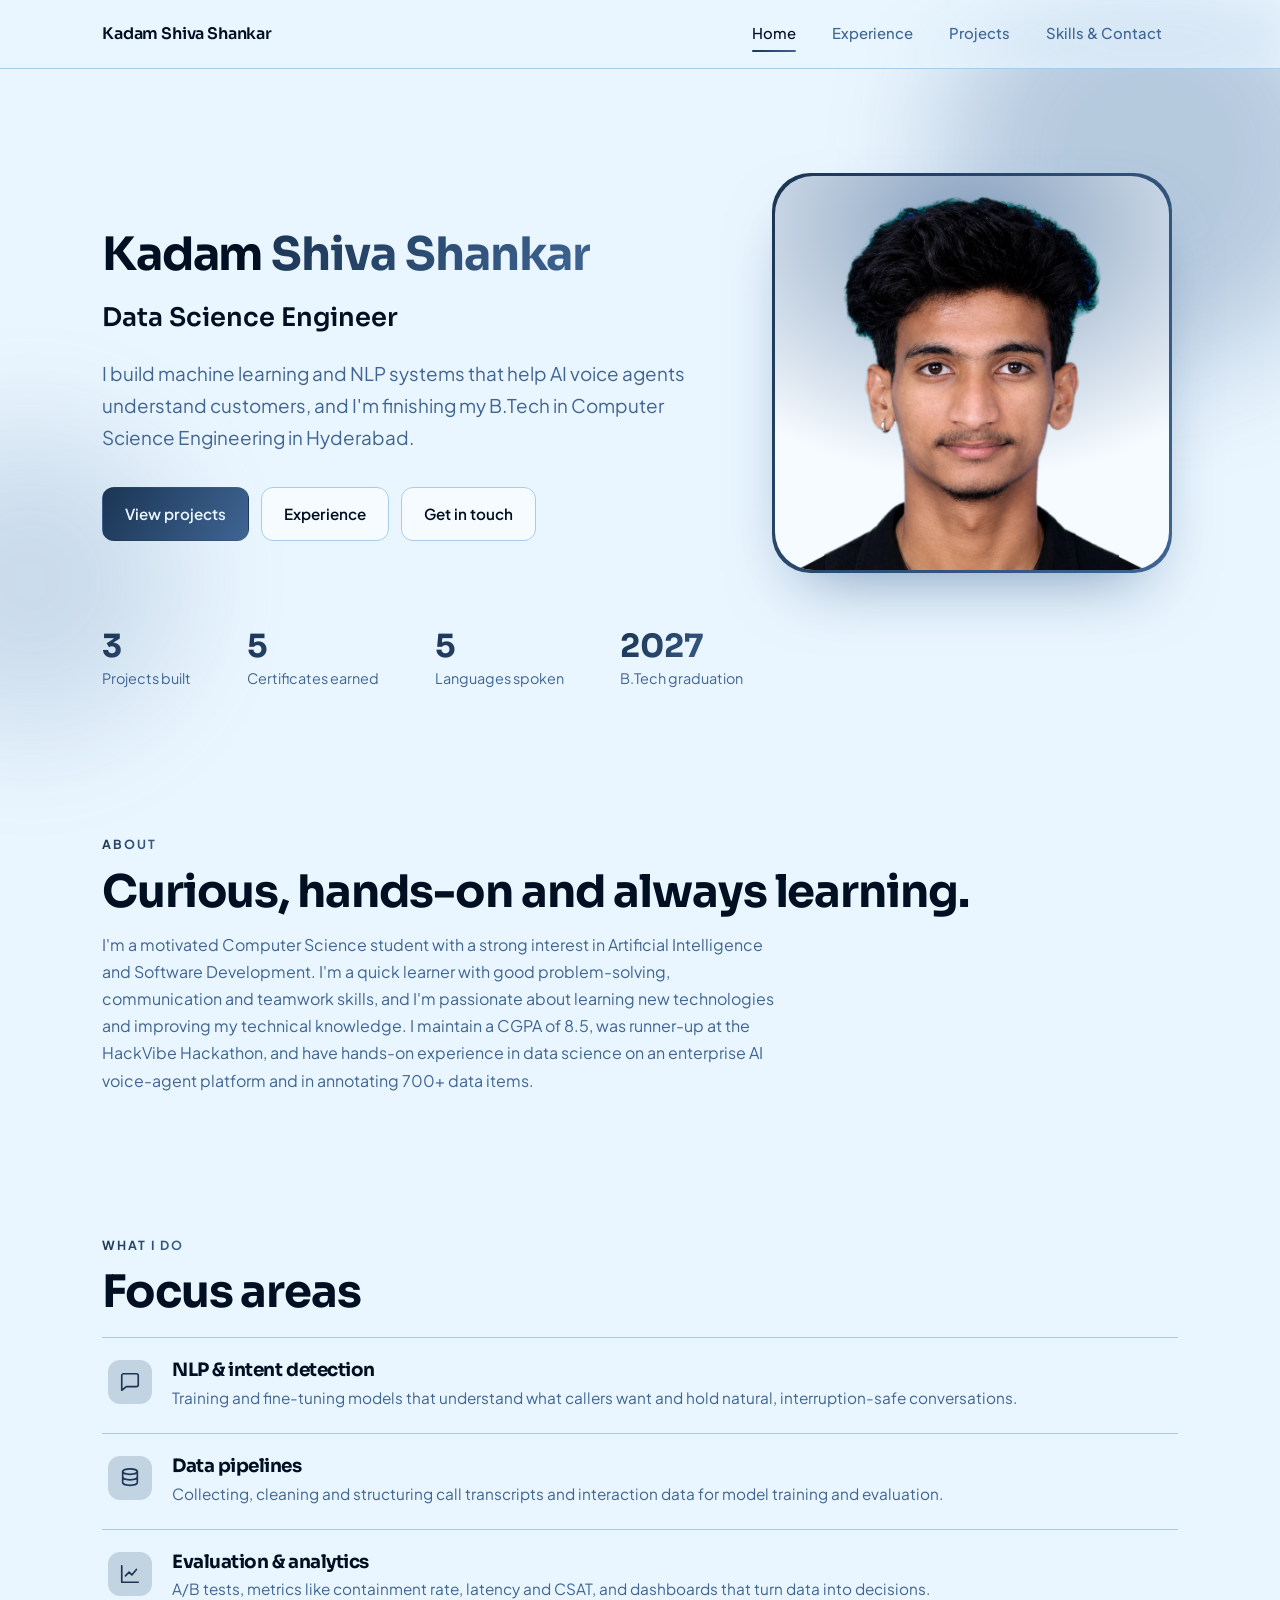
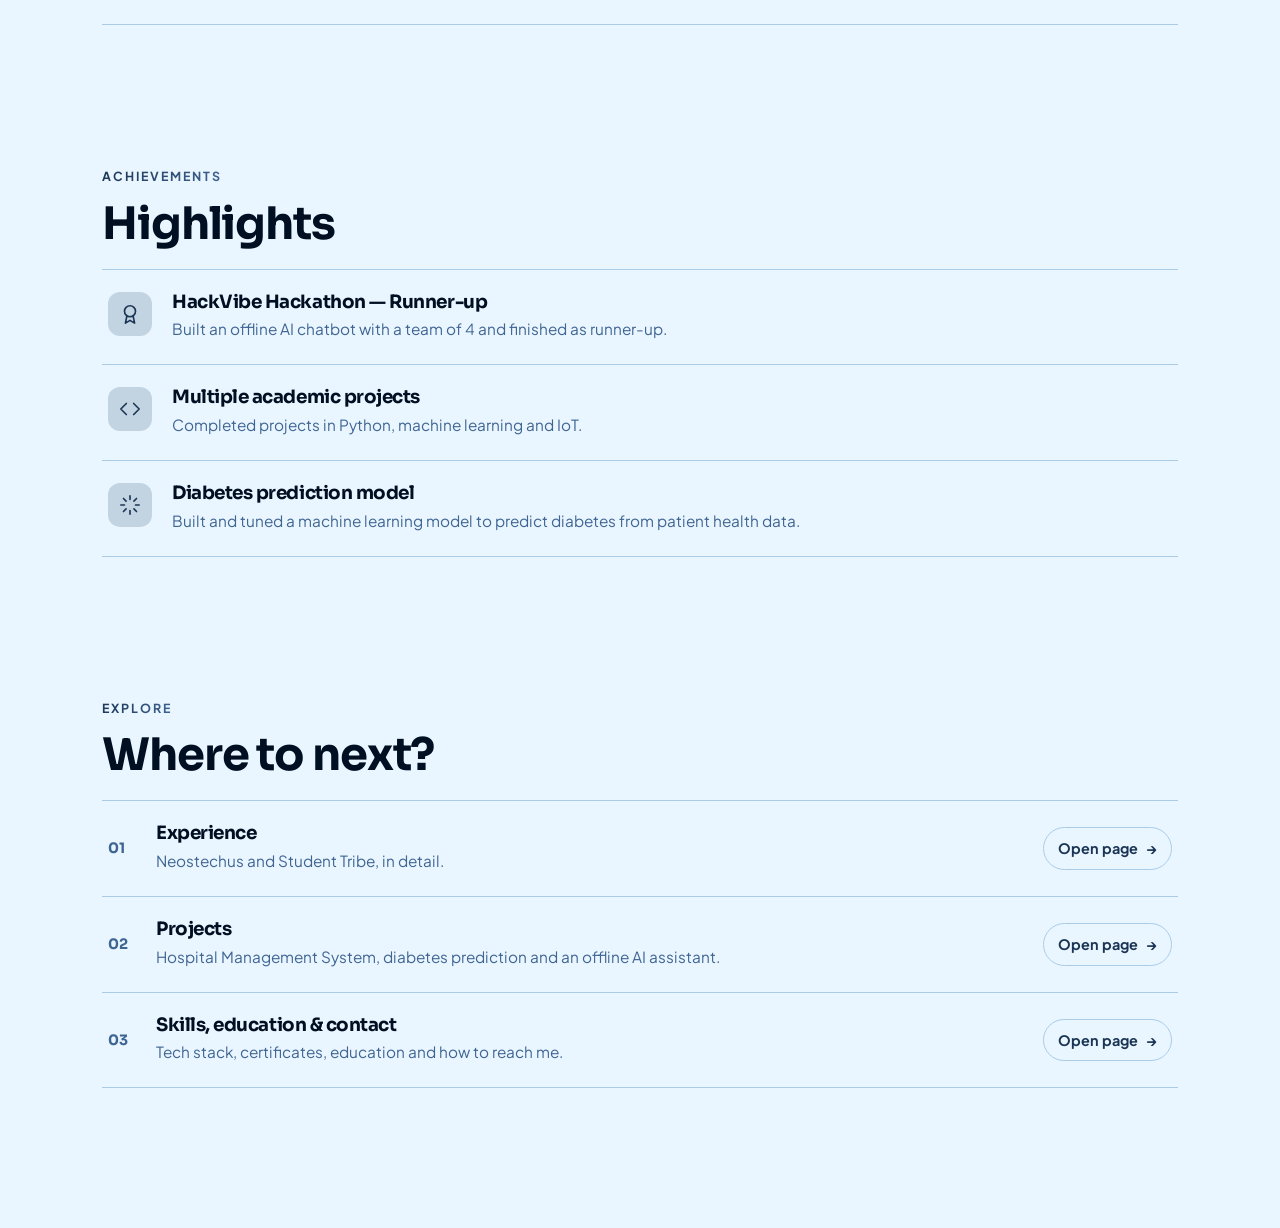
<file: index.html>
<!doctype html>
<html lang="en">
<head>
<meta charset="utf-8">
<meta name="viewport" content="width=device-width, initial-scale=1">
<title>Kadam Shiva Shankar — Data Science Engineer</title>
<meta name="description" content="Kadam Shiva Shankar is a Data Science Engineer and Computer Science student in Hyderabad, working on machine learning, NLP and AI voice agents.">
<meta property="og:title" content="Kadam Shiva Shankar — Data Science Engineer">
<meta property="og:description" content="Machine learning, NLP and AI voice agents. Based in Hyderabad, India.">
<meta property="og:type" content="website">
<link rel="preconnect" href="https://fonts.googleapis.com">
<link rel="preconnect" href="https://fonts.gstatic.com" crossorigin>
<link href="https://fonts.googleapis.com/css2?family=Plus+Jakarta+Sans:wght@400;500;600&family=Sora:wght@500;600;700&display=swap" rel="stylesheet">
<link rel="canonical" href="https://shivakadam22.com/">
<link rel="stylesheet" href="/styles.css">
</head>
<body>
<header class="nav"><div class="wrap">
  <a class="logo" href="/"><span class="full">Kadam Shiva Shankar</span></a>
  <button class="burger" aria-label="Menu" aria-expanded="false">Menu</button>
  <nav class="links">
    <a class="active" href="/">Home</a>
    <a href="/experience">Experience</a>
    <a href="/projects">Projects</a>
    <a href="/skills">Skills &amp; Contact</a>
  </nav>
</div></header>

<main>
<section class="hero">
  <div class="orb o1"></div><div class="orb o2"></div>
  <div class="wrap">
    <div class="hero-grid">
      <div class="hero-text">
    <h1>Kadam <span class="grad">Shiva Shankar</span></h1>
    <p class="role-line"><b data-roles="Data Science Engineer|Machine Learning Enthusiast|NLP &amp; AI Voice Agents|Computer Science Engineering Student">Data Science Engineer</b></p>
    <p class="lede">I build machine learning and NLP systems that help AI voice agents understand customers, and I'm finishing my B.Tech in Computer Science Engineering in Hyderabad.</p>
    <div class="cta">
      <a class="btn primary" href="/projects">View projects</a>
      <a class="btn" href="/experience">Experience</a>
      <a class="btn" href="/skills#contact">Get in touch</a>
    </div>
      </div>
      <div class="hero-photo">
        <button class="frame" type="button" aria-pressed="false" aria-label="Change photo shape" title="Click to change the shape">
          <img src="/shiva-photo.webp" width="900" height="900" alt="Portrait of Kadam Shiva Shankar" fetchpriority="high">
        </button>
      </div>
    </div>
    <div class="stats">
      <div class="stat reveal"><b data-count="3">0</b><span>Projects built</span></div>
      <div class="stat reveal d1"><b data-count="5">0</b><span>Certificates earned</span></div>
      <div class="stat reveal d2"><b data-count="5">0</b><span>Languages spoken</span></div>
      <div class="stat reveal d3"><b data-count="2027">0</b><span>B.Tech graduation</span></div>
    </div>
  </div>
</section>

<section><div class="wrap">
  <span class="eyebrow">About</span>
  <h2>Curious, hands-on and always learning.</h2>
  <p class="sub">I'm a motivated Computer Science student with a strong interest in Artificial Intelligence and Software Development. I'm a quick learner with good problem-solving, communication and teamwork skills, and I'm passionate about learning new technologies and improving my technical knowledge. I maintain a CGPA of 8.5, was runner-up at the HackVibe Hackathon, and have hands-on experience in data science on an enterprise AI voice-agent platform and in annotating 700+ data items.</p>
</div></section>

<section><div class="wrap">
  <span class="eyebrow">What I do</span>
  <h2>Focus areas</h2>
  <div class="lines">
    <div class="line reveal">
      <span class="ico"><svg viewBox="0 0 24 24" fill="none" stroke="currentColor" stroke-width="1.8" stroke-linecap="round" stroke-linejoin="round"><path d="M21 15a2 2 0 0 1-2 2H8l-5 4V5a2 2 0 0 1 2-2h14a2 2 0 0 1 2 2z"/></svg></span><div class="txt"><h3>NLP &amp; intent detection</h3><p>Training and fine-tuning models that understand what callers want and hold natural, interruption-safe conversations.</p></div></div>
    <div class="line reveal d1">
      <span class="ico"><svg viewBox="0 0 24 24" fill="none" stroke="currentColor" stroke-width="1.8" stroke-linecap="round" stroke-linejoin="round"><ellipse cx="12" cy="5" rx="8" ry="3"/><path d="M4 5v6c0 1.7 3.6 3 8 3s8-1.3 8-3V5M4 11v6c0 1.7 3.6 3 8 3s8-1.3 8-3v-6"/></svg></span><div class="txt"><h3>Data pipelines</h3><p>Collecting, cleaning and structuring call transcripts and interaction data for model training and evaluation.</p></div></div>
    <div class="line reveal d2">
      <span class="ico"><svg viewBox="0 0 24 24" fill="none" stroke="currentColor" stroke-width="1.8" stroke-linecap="round" stroke-linejoin="round"><path d="M3 3v18h18"/><path d="M7 14l4-4 3 3 5-6"/></svg></span><div class="txt"><h3>Evaluation &amp; analytics</h3><p>A/B tests, metrics like containment rate, latency and CSAT, and dashboards that turn data into decisions.</p></div></div>
  </div>
</div></section>

<section><div class="wrap">
  <span class="eyebrow">Achievements</span>
  <h2>Highlights</h2>
  <div class="lines">
    <div class="line reveal"><span class="ico"><svg viewBox="0 0 24 24" fill="none" stroke="currentColor" stroke-width="1.8" stroke-linecap="round" stroke-linejoin="round"><circle cx="12" cy="9" r="6"/><path d="M8.5 14.5L7 22l5-3 5 3-1.5-7.5"/></svg></span><div class="txt"><h3>HackVibe Hackathon — Runner-up</h3><p>Built an offline AI chatbot with a team of 4 and finished as runner-up.</p></div></div>
    <div class="line reveal d1"><span class="ico"><svg viewBox="0 0 24 24" fill="none" stroke="currentColor" stroke-width="1.8" stroke-linecap="round" stroke-linejoin="round"><path d="M16 18l6-6-6-6M8 6l-6 6 6 6"/></svg></span><div class="txt"><h3>Multiple academic projects</h3><p>Completed projects in Python, machine learning and IoT.</p></div></div>
    <div class="line reveal d2"><span class="ico"><svg viewBox="0 0 24 24" fill="none" stroke="currentColor" stroke-width="1.8" stroke-linecap="round" stroke-linejoin="round"><path d="M12 2v4M12 18v4M4.9 4.9l2.8 2.8M16.3 16.3l2.8 2.8M2 12h4M18 12h4M4.9 19.1l2.8-2.8M16.3 7.7l2.8-2.8"/></svg></span><div class="txt"><h3>Diabetes prediction model</h3><p>Built and tuned a machine learning model to predict diabetes from patient health data.</p></div></div>
  </div>
</div></section>

<section><div class="wrap">
  <span class="eyebrow">Explore</span>
  <h2>Where to next?</h2>
  <div class="lines go">
    <a class="line" href="/experience"><span class="num">01</span><span class="txt"><h3>Experience</h3><p>Neostechus and Student Tribe, in detail.</p></span><span class="open">Open page <i>→</i></span></a>
    <a class="line" href="/projects"><span class="num">02</span><span class="txt"><h3>Projects</h3><p>Hospital Management System, diabetes prediction and an offline AI assistant.</p></span><span class="open">Open page <i>→</i></span></a>
    <a class="line" href="/skills"><span class="num">03</span><span class="txt"><h3>Skills, education &amp; contact</h3><p>Tech stack, certificates, education and how to reach me.</p></span><span class="open">Open page <i>→</i></span></a>
  </div>
</div></section>
</main>

<script src="/script.js"></script>
</body>
</html>
</file>
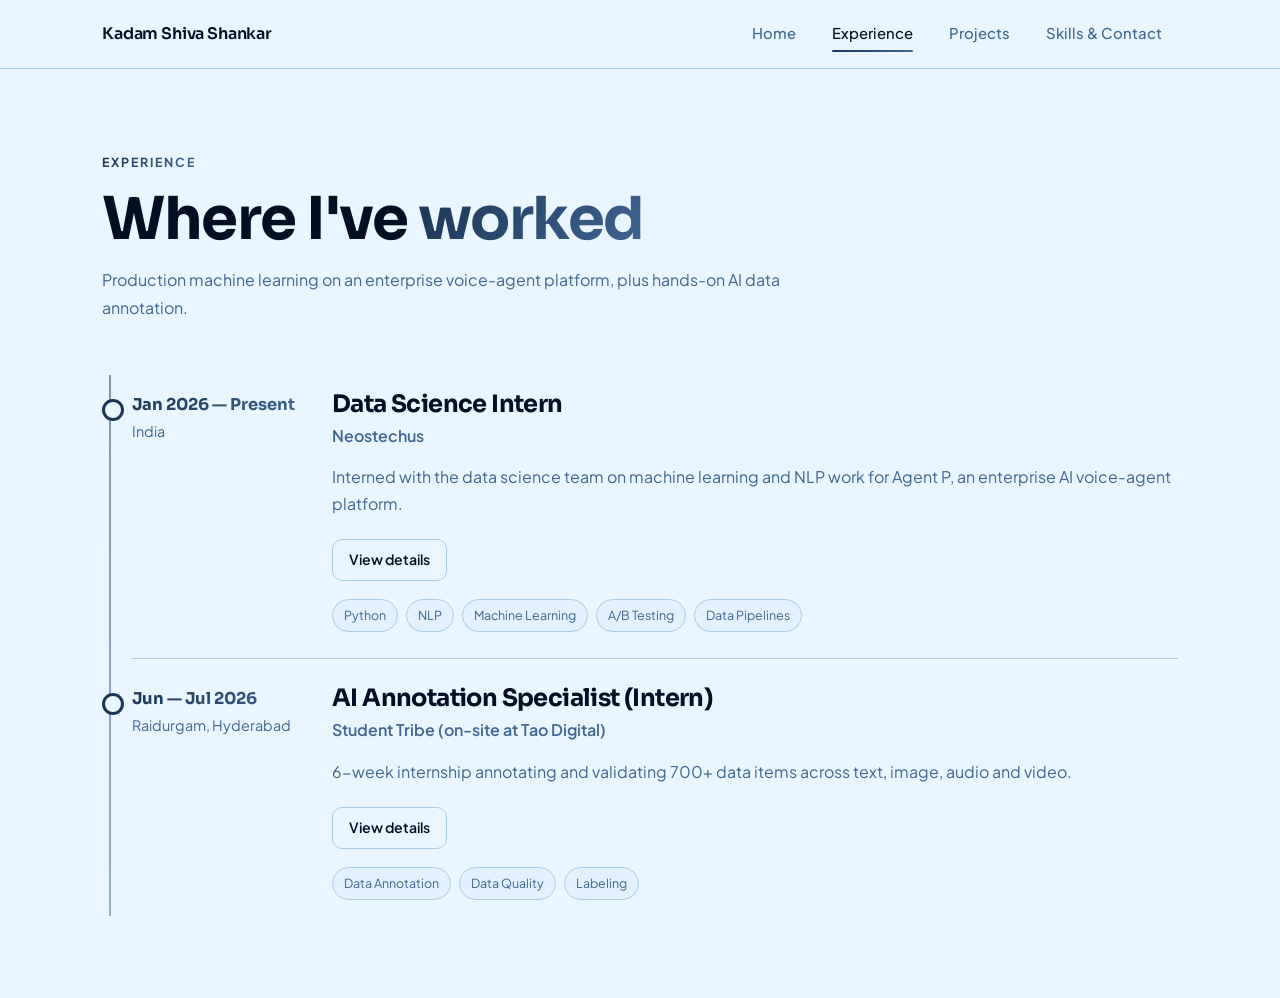
<file: experience.html>
<!doctype html>
<html lang="en">
<head>
<meta charset="utf-8">
<meta name="viewport" content="width=device-width, initial-scale=1">
<title>Experience — Kadam Shiva Shankar</title>
<meta name="description" content="Experience of Kadam Shiva Shankar: Data Science Engineer at Neostechus and AI Annotation Specialist at Student Tribe.">
<link rel="preconnect" href="https://fonts.googleapis.com">
<link rel="preconnect" href="https://fonts.gstatic.com" crossorigin>
<link href="https://fonts.googleapis.com/css2?family=Plus+Jakarta+Sans:wght@400;500;600&family=Sora:wght@500;600;700&display=swap" rel="stylesheet">
<link rel="canonical" href="https://shivakadam22.com/experience">
<link rel="stylesheet" href="/styles.css">
</head>
<body>
<header class="nav"><div class="wrap">
  <a class="logo" href="/"><span class="full">Kadam Shiva Shankar</span></a>
  <button class="burger" aria-label="Menu" aria-expanded="false">Menu</button>
  <nav class="links">
    <a href="/">Home</a>
    <a class="active" href="/experience">Experience</a>
    <a href="/projects">Projects</a>
    <a href="/skills">Skills &amp; Contact</a>
  </nav>
</div></header>

<main><div class="wrap">
  <div class="page-head">
    <span class="eyebrow">Experience</span>
    <h1>Where I've <span class="grad">worked</span></h1>
    <p class="sub">Production machine learning on an enterprise voice-agent platform, plus hands-on AI data annotation.</p>
  </div>

  <div class="timeline">
    <article class="role reveal" role="button" tabindex="0" aria-haspopup="dialog">
      <div class="when"><b>Jan 2026 — Present</b>India</div>
      <div>
        <h3>Data Science Intern</h3>
        <p class="org">Neostechus</p>
        <p class="intro">Interned with the data science team on machine learning and NLP work for Agent P, an enterprise AI voice-agent platform.</p>
        <div class="detail"><ul>
          <li>Build and fine-tune machine learning and NLP models that detect customer intent and support natural, interruption-safe conversations.</li>
          <li>Design and maintain data pipelines that collect, clean and structure call transcripts and interaction data for model training and evaluation.</li>
          <li>Analyze performance metrics such as containment rate, latency, CSAT and escalation signals to find problems and improve call outcomes.</li>
          <li class="extra">Run evaluations and A/B tests on conversation flows and model versions, turning results into clear recommendations for the product team.</li>
          <li class="extra">Monitor deployed models for accuracy and drift, and retrain them when performance drops.</li>
        </ul></div>
        <button class="toggle" type="button">View details</button>
        <div class="tags"><span class="tag">Python</span><span class="tag">NLP</span><span class="tag">Machine Learning</span><span class="tag">A/B Testing</span><span class="tag">Data Pipelines</span></div>
      </div>
    </article>

    <article class="role reveal" role="button" tabindex="0" aria-haspopup="dialog">
      <div class="when"><b>Jun — Jul 2026</b>Raidurgam, Hyderabad</div>
      <div>
        <h3>AI Annotation Specialist (Intern)</h3>
        <p class="org">Student Tribe (on-site at Tao Digital)</p>
        <p class="intro">6-week internship annotating and validating 700+ data items across text, image, audio and video.</p>
        <div class="detail"><ul>
          <li>Annotated, reviewed, categorized, labeled and validated 700+ data items across 4 data types (text, image, audio, video) in 6 weeks, averaging 100+ items per week using company-provided annotation tools.</li>
          <li>Maintained accuracy and consistency across all 700+ items by following project guidelines and quality standards.</li>
        </ul></div>
        <button class="toggle" type="button">View details</button>
        <div class="tags"><span class="tag">Data Annotation</span><span class="tag">Data Quality</span><span class="tag">Labeling</span></div>
      </div>
    </article>
  </div>
</div></main>

<script src="/script.js"></script>
</body>
</html>
</file>
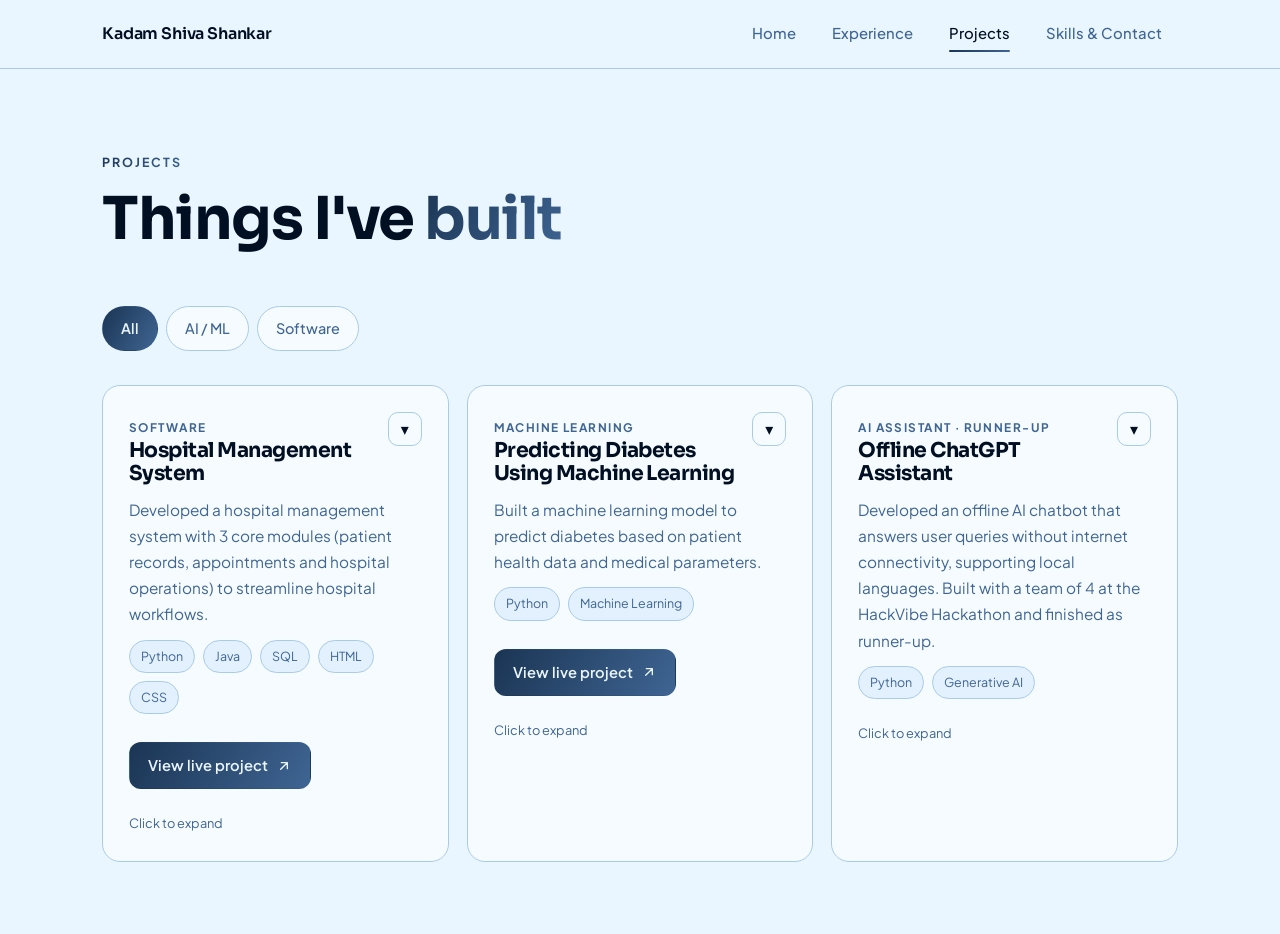
<file: projects.html>
<!doctype html>
<html lang="en">
<head>
<meta charset="utf-8">
<meta name="viewport" content="width=device-width, initial-scale=1">
<title>Projects — Kadam Shiva Shankar</title>
<meta name="description" content="Projects by Kadam Shiva Shankar: a Hospital Management System, diabetes prediction with machine learning and an offline AI chatbot assistant.">
<link rel="preconnect" href="https://fonts.googleapis.com">
<link rel="preconnect" href="https://fonts.gstatic.com" crossorigin>
<link href="https://fonts.googleapis.com/css2?family=Plus+Jakarta+Sans:wght@400;500;600&family=Sora:wght@500;600;700&display=swap" rel="stylesheet">
<link rel="canonical" href="https://shivakadam22.com/projects">
<link rel="stylesheet" href="/styles.css">
</head>
<body>
<header class="nav"><div class="wrap">
  <a class="logo" href="/"><span class="full">Kadam Shiva Shankar</span></a>
  <button class="burger" aria-label="Menu" aria-expanded="false">Menu</button>
  <nav class="links">
    <a href="/">Home</a>
    <a href="/experience">Experience</a>
    <a class="active" href="/projects">Projects</a>
    <a href="/skills">Skills &amp; Contact</a>
  </nav>
</div></header>

<main><div class="wrap">
  <div class="page-head">
    <span class="eyebrow">Projects</span>
    <h1>Things I've <span class="grad">built</span></h1>
  </div>

  <div class="filters">
    <button class="chip on" data-filter="all">All</button>
    <button class="chip" data-filter="ai">AI / ML</button>
    <button class="chip" data-filter="software">Software</button>
  </div>

  <div class="grid">
    <article class="card proj reveal" data-cat="software" role="button" tabindex="0" aria-expanded="false">
      <div class="head"><div><span class="kind">Software</span><h3>Hospital Management System</h3></div><span class="chev">▾</span></div>
      <p>Developed a hospital management system with 3 core modules (patient records, appointments and hospital operations) to streamline hospital workflows.</p>
      <div class="tags"><span class="tag">Python</span><span class="tag">Java</span><span class="tag">SQL</span><span class="tag">HTML</span><span class="tag">CSS</span></div>
      <a class="btn primary live" href="https://hospital-management-systemm-gamma.vercel.app/" target="_blank" rel="noopener" aria-label="View the live Hospital Management System project (opens in a new tab)">View live project <svg viewBox="0 0 24 24" width="16" height="16" fill="none" stroke="currentColor" stroke-width="2" stroke-linecap="round" stroke-linejoin="round" aria-hidden="true"><path d="M7 17L17 7M8 7h9v9"/></svg></a>
      <div class="more"><div><dl class="facts">
        <div><dt>Purpose</dt><dd>Streamline hospital workflows with 3 core modules: patient records, appointments and hospital operations.</dd></div>
        <div><dt>Technologies</dt><dd>Python, Java, SQL, HTML, CSS</dd></div>
        <div><dt>Type</dt><dd>Academic project</dd></div>
      </dl></div></div>
      <span class="hint">Click to expand</span>
    </article>

    <article class="card proj reveal d1" data-cat="ai" role="button" tabindex="0" aria-expanded="false">
      <div class="head"><div><span class="kind">Machine Learning</span><h3>Predicting Diabetes Using Machine Learning</h3></div><span class="chev">▾</span></div>
      <p>Built a machine learning model to predict diabetes based on patient health data and medical parameters.</p>
      <div class="tags"><span class="tag">Python</span><span class="tag">Machine Learning</span></div>
      <a class="btn primary live" href="https://diabetes-prediction-ochre-xi.vercel.app/" target="_blank" rel="noopener" aria-label="View the live Diabetes Prediction project (opens in a new tab)">View live project <svg viewBox="0 0 24 24" width="16" height="16" fill="none" stroke="currentColor" stroke-width="2" stroke-linecap="round" stroke-linejoin="round" aria-hidden="true"><path d="M7 17L17 7M8 7h9v9"/></svg></a>
      <div class="more"><div><dl class="facts">
        <div><dt>Purpose</dt><dd>Predict whether a patient is likely to have diabetes from their health data and medical parameters.</dd></div>
        <div><dt>Technologies</dt><dd>Python, Machine Learning</dd></div>
        <div><dt>Result</dt><dd>Model built and tuned for better prediction performance.</dd></div>
      </dl></div></div>
      <span class="hint">Click to expand</span>
    </article>

    <article class="card proj reveal d2" data-cat="ai" role="button" tabindex="0" aria-expanded="false">
      <div class="head"><div><span class="kind">AI Assistant · Runner-up</span><h3>Offline ChatGPT Assistant</h3></div><span class="chev">▾</span></div>
      <p>Developed an offline AI chatbot that answers user queries without internet connectivity, supporting local languages. Built with a team of 4 at the HackVibe Hackathon and finished as runner-up.</p>
      <div class="tags"><span class="tag">Python</span><span class="tag">Generative AI</span></div>
      <div class="more"><div><dl class="facts">
        <div><dt>Purpose</dt><dd>Answer user queries without needing an internet connection.</dd></div>
        <div><dt>Approach</dt><dd>Runs locally and supports local languages.</dd></div>
        <div><dt>Result</dt><dd>HackVibe Hackathon runner-up, built with a team of 4.</dd></div>
      </dl></div></div>
      <span class="hint">Click to expand</span>
    </article>
  </div>

</div></main>

<script src="/script.js"></script>
</body>
</html>
</file>
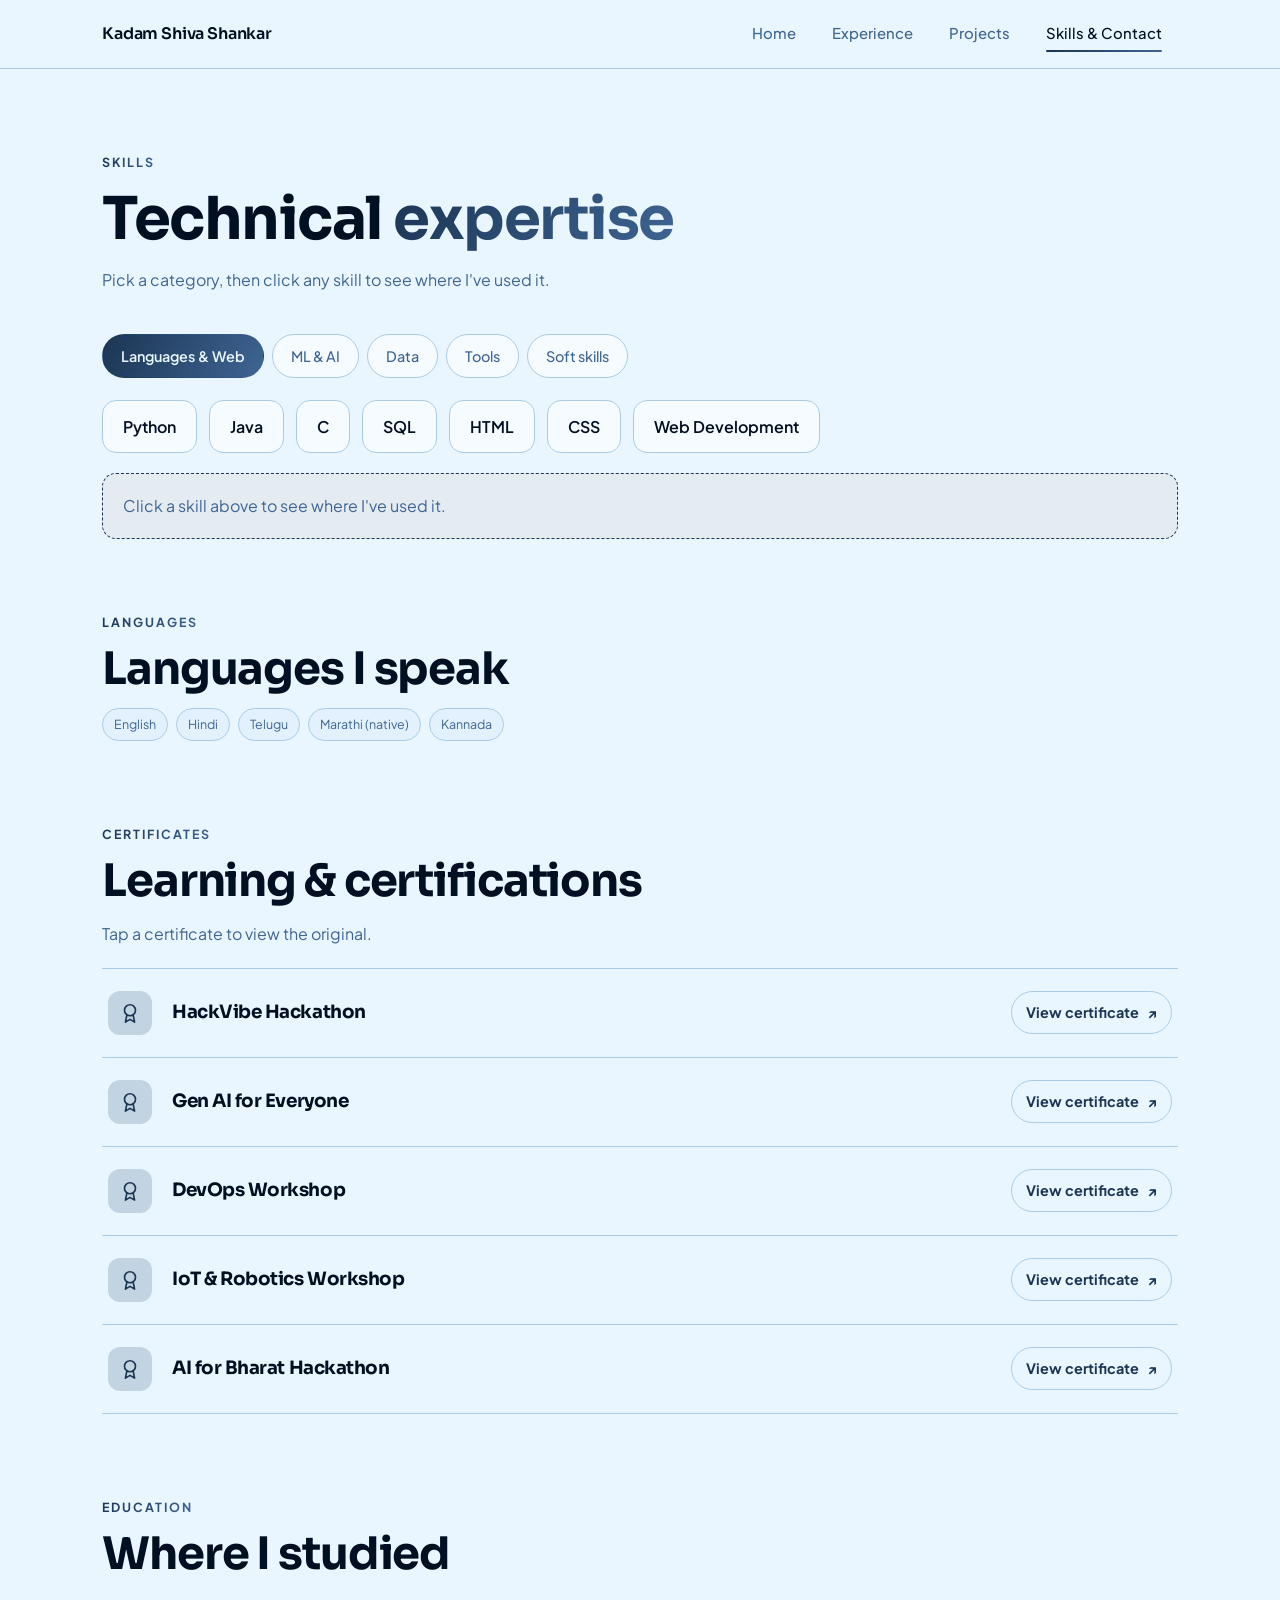
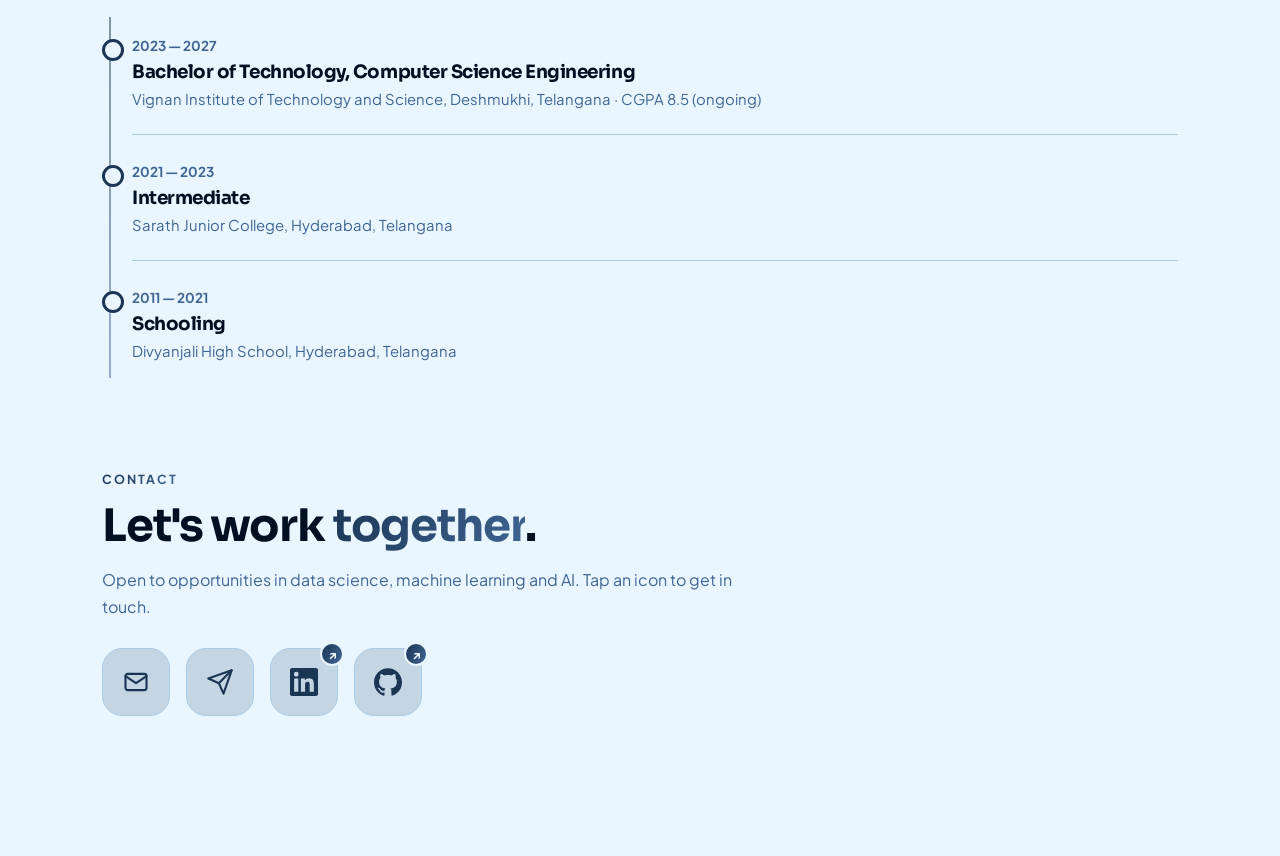
<file: skills.html>
<!doctype html>
<html lang="en">
<head>
<meta charset="utf-8">
<meta name="viewport" content="width=device-width, initial-scale=1">
<title>Skills, Education &amp; Contact — Kadam Shiva Shankar</title>
<meta name="description" content="Skills, certificates, education and contact details for Kadam Shiva Shankar, Data Science Engineer based in Hyderabad, India.">
<link rel="preconnect" href="https://fonts.googleapis.com">
<link rel="preconnect" href="https://fonts.gstatic.com" crossorigin>
<link href="https://fonts.googleapis.com/css2?family=Plus+Jakarta+Sans:wght@400;500;600&family=Sora:wght@500;600;700&display=swap" rel="stylesheet">
<link rel="canonical" href="https://shivakadam22.com/skills">
<link rel="stylesheet" href="/styles.css">
</head>
<body>
<header class="nav"><div class="wrap">
  <a class="logo" href="/"><span class="full">Kadam Shiva Shankar</span></a>
  <button class="burger" aria-label="Menu" aria-expanded="false">Menu</button>
  <nav class="links">
    <a href="/">Home</a>
    <a href="/experience">Experience</a>
    <a href="/projects">Projects</a>
    <a class="active" href="/skills">Skills &amp; Contact</a>
  </nav>
</div></header>

<main><div class="wrap">
  <div class="page-head">
    <span class="eyebrow">Skills</span>
    <h1>Technical <span class="grad">expertise</span></h1>
    <p class="sub">Pick a category, then click any skill to see where I've used it.</p>
  </div>

  <div class="tabs">
    <button class="tab on" data-panel="p-lang">Languages &amp; Web</button>
    <button class="tab" data-panel="p-ml">ML &amp; AI</button>
    <button class="tab" data-panel="p-data">Data</button>
    <button class="tab" data-panel="p-tools">Tools</button>
    <button class="tab" data-panel="p-soft">Soft skills</button>
  </div>

  <div class="panel on" id="p-lang"><div class="skills">
    <button class="skill" data-used="Hospital Management System, Predicting Diabetes with ML, and Python code at Neostechus.">Python</button>
    <button class="skill" data-used="Hospital Management System.">Java</button>
    <button class="skill" data-used="Listed in my resume's programming languages.">C</button>
    <button class="skill" data-used="Hospital Management System.">SQL</button>
    <button class="skill" data-used="Hospital Management System and this portfolio.">HTML</button>
    <button class="skill" data-used="Hospital Management System and this portfolio.">CSS</button>
    <button class="skill" data-used="Hospital Management System and this portfolio.">Web Development</button>
  </div></div>
  <div class="panel" id="p-ml"><div class="skills">
    <button class="skill" data-used="Predicting Diabetes with ML, and model building at Neostechus.">Machine Learning</button>
    <button class="skill" data-used="NLP work on Agent P during my Neostechus internship.">NLP</button>
    <button class="skill" data-used="Agent P voice-agent platform at Neostechus.">Intent Detection</button>
    <button class="skill" data-used="Evaluations and A/B tests on conversation flows and model versions at Neostechus.">Model Evaluation</button>
    <button class="skill" data-used="Monitoring models for accuracy and drift during my Neostechus internship.">Model Monitoring</button>
    <button class="skill" data-used="Offline ChatGPT Assistant at the HackVibe Hackathon, and the Gen AI for Everyone course.">Generative AI</button>
  </div></div>
  <div class="panel" id="p-data"><div class="skills">
    <button class="skill" data-used="Collecting, cleaning and structuring call transcripts at Neostechus.">Data Pipelines</button>
    <button class="skill" data-used="Testing conversation flows and model versions at Neostechus.">A/B Testing</button>
    <button class="skill" data-used="AI data annotation internship at Student Tribe.">Data Annotation</button>
    <button class="skill" data-used="Listed in my resume's data &amp; analytics skills.">Power BI</button>
  </div></div>
  <div class="panel" id="p-tools"><div class="skills">
    <button class="skill" data-used="Version-controlled code at Neostechus and my GitHub projects.">Git</button>
    <button class="skill" data-used="My repositories are at github.com/kadamshivashankar22.">GitHub</button>
    <button class="skill" data-used="Listed in my resume's tech skills.">VS Code</button>
  </div></div>
  <div class="panel" id="p-soft"><div class="skills">
    <button class="skill" data-used="Listed in my resume.">Problem Solving</button>
    <button class="skill" data-used="Listed in my resume.">Time Management</button>
    <button class="skill" data-used="Listed in my resume.">Leadership</button>
    <button class="skill" data-used="Listed in my resume.">Effective Communication</button>
    <button class="skill" data-used="Listed in my resume.">Adaptability</button>
  </div></div>

  <div class="used" id="used">Click a skill above to see where I've used it.</div>

  <section style="padding-bottom:10px">
    <span class="eyebrow">Languages</span>
    <h2>Languages I speak</h2>
    <div class="tags langs" style="margin-top:14px"><span class="tag">English</span><span class="tag">Hindi</span><span class="tag">Telugu</span><span class="tag">Marathi (native)</span><span class="tag">Kannada</span></div>
  </section>

  <section id="certificates" style="padding-bottom:10px">
    <span class="eyebrow">Certificates</span>
    <h2>Learning &amp; certifications</h2>
    <p class="sub">Tap a certificate to view the original.</p>
    <div class="lines certlist">
      <button class="line cert reveal d0" type="button" data-cert="/cert-vhack.webp" data-title="HackVibe Hackathon" aria-label="Open certificate: HackVibe Hackathon"><span class="ico"><svg viewBox="0 0 24 24" fill="none" stroke="currentColor" stroke-width="1.8" stroke-linecap="round" stroke-linejoin="round"><circle cx="12" cy="9" r="6"/><path d="M8.5 14.5L7 22l5-3 5 3-1.5-7.5"/></svg></span><span class="txt"><h3>HackVibe Hackathon</h3></span><span class="open">View certificate <i>↗</i></span></button>
      <button class="line cert reveal d1" type="button" data-cert="/cert-genai.webp" data-title="Gen AI for Everyone" aria-label="Open certificate: Gen AI for Everyone"><span class="ico"><svg viewBox="0 0 24 24" fill="none" stroke="currentColor" stroke-width="1.8" stroke-linecap="round" stroke-linejoin="round"><circle cx="12" cy="9" r="6"/><path d="M8.5 14.5L7 22l5-3 5 3-1.5-7.5"/></svg></span><span class="txt"><h3>Gen AI for Everyone</h3></span><span class="open">View certificate <i>↗</i></span></button>
      <button class="line cert reveal d2" type="button" data-cert="/cert-devops.webp" data-title="DevOps Workshop" aria-label="Open certificate: DevOps Workshop"><span class="ico"><svg viewBox="0 0 24 24" fill="none" stroke="currentColor" stroke-width="1.8" stroke-linecap="round" stroke-linejoin="round"><circle cx="12" cy="9" r="6"/><path d="M8.5 14.5L7 22l5-3 5 3-1.5-7.5"/></svg></span><span class="txt"><h3>DevOps Workshop</h3></span><span class="open">View certificate <i>↗</i></span></button>
      <button class="line cert reveal d3" type="button" data-cert="/cert-iot.webp" data-title="IoT &amp; Robotics Workshop" aria-label="Open certificate: IoT &amp; Robotics Workshop"><span class="ico"><svg viewBox="0 0 24 24" fill="none" stroke="currentColor" stroke-width="1.8" stroke-linecap="round" stroke-linejoin="round"><circle cx="12" cy="9" r="6"/><path d="M8.5 14.5L7 22l5-3 5 3-1.5-7.5"/></svg></span><span class="txt"><h3>IoT &amp; Robotics Workshop</h3></span><span class="open">View certificate <i>↗</i></span></button>
      <button class="line cert reveal d4" type="button" data-cert="/cert-aibharat.webp" data-title="AI for Bharat Hackathon" aria-label="Open certificate: AI for Bharat Hackathon"><span class="ico"><svg viewBox="0 0 24 24" fill="none" stroke="currentColor" stroke-width="1.8" stroke-linecap="round" stroke-linejoin="round"><circle cx="12" cy="9" r="6"/><path d="M8.5 14.5L7 22l5-3 5 3-1.5-7.5"/></svg></span><span class="txt"><h3>AI for Bharat Hackathon</h3></span><span class="open">View certificate <i>↗</i></span></button>
    </div>
  </section>

  <section id="education" style="padding-bottom:10px">
    <span class="eyebrow">Education</span>
    <h2>Where I studied</h2>
    <div class="edu">
      <div class="item reveal"><span class="yr">2023 — 2027</span><h3>Bachelor of Technology, Computer Science Engineering</h3><p>Vignan Institute of Technology and Science, Deshmukhi, Telangana · CGPA 8.5 (ongoing)</p></div>
      <div class="item reveal d1"><span class="yr">2021 — 2023</span><h3>Intermediate</h3><p>Sarath Junior College, Hyderabad, Telangana</p></div>
      <div class="item reveal d2"><span class="yr">2011 — 2021</span><h3>Schooling</h3><p>Divyanjali High School, Hyderabad, Telangana</p></div>
    </div>
  </section>

  <section id="contact">
    <span class="eyebrow">Contact</span>
    <h2>Let's work <span class="grad">together</span>.</h2>
    <p class="sub">Open to opportunities in data science, machine learning and AI. Tap an icon to get in touch.</p>
    <div class="contact">
      <button class="row copy" type="button" data-copy="kadamshivashankar22@gmail.com" aria-label="Copy email address" title="Copy email"><span class="ic"><svg viewBox="0 0 24 24" fill="none" stroke="currentColor" stroke-width="1.8" stroke-linecap="round" stroke-linejoin="round"><rect x="3" y="5" width="18" height="14" rx="2"/><path d="M3 7l9 6 9-6"/></svg></span></button>
      <a class="row" href="mailto:kadamshivashankar22@gmail.com" aria-label="Send an email" title="Send an email"><span class="ic"><svg viewBox="0 0 24 24" fill="none" stroke="currentColor" stroke-width="1.8" stroke-linecap="round" stroke-linejoin="round"><path d="M22 2L11 13"/><path d="M22 2l-7 20-4-9-9-4z"/></svg></span></a>
      <a class="row" href="https://www.linkedin.com/in/shiva-kadam-1230063b7" target="_blank" rel="noopener" aria-label="LinkedIn" title="LinkedIn"><span class="ic"><svg viewBox="0 0 24 24" fill="currentColor"><path d="M20.447 20.452h-3.554v-5.569c0-1.328-.027-3.037-1.852-3.037-1.853 0-2.136 1.445-2.136 2.939v5.667H9.351V9h3.414v1.561h.046c.477-.9 1.637-1.85 3.37-1.85 3.601 0 4.267 2.37 4.267 5.455v6.286zM5.337 7.433a2.062 2.062 0 0 1-2.063-2.065 2.064 2.064 0 1 1 2.063 2.065zm1.782 13.019H3.555V9h3.564v11.452zM22.225 0H1.771C.792 0 0 .774 0 1.729v20.542C0 23.227.792 24 1.771 24h20.451C23.2 24 24 23.227 24 22.271V1.729C24 .774 23.2 0 22.222 0h.003z"/></svg></span><i class="ext" aria-hidden="true">↗</i></a>
      <a class="row" href="https://github.com/kadamshivashankar22" target="_blank" rel="noopener" aria-label="GitHub" title="GitHub"><span class="ic"><svg viewBox="0 0 24 24" fill="currentColor"><path d="M12 .297c-6.63 0-12 5.373-12 12 0 5.303 3.438 9.8 8.205 11.385.6.113.82-.258.82-.577 0-.285-.01-1.04-.015-2.04-3.338.724-4.042-1.61-4.042-1.61C4.422 18.07 3.633 17.7 3.633 17.7c-1.087-.744.084-.729.084-.729 1.205.084 1.838 1.236 1.838 1.236 1.07 1.835 2.809 1.305 3.495.998.108-.776.417-1.305.76-1.605-2.665-.3-5.466-1.332-5.466-5.93 0-1.31.465-2.38 1.235-3.22-.135-.303-.54-1.523.105-3.176 0 0 1.005-.322 3.3 1.23.96-.267 1.98-.399 3-.405 1.02.006 2.04.138 3 .405 2.28-1.552 3.285-1.23 3.285-1.23.645 1.653.24 2.873.12 3.176.765.84 1.23 1.91 1.23 3.22 0 4.61-2.805 5.625-5.475 5.92.42.36.81 1.096.81 2.22 0 1.606-.015 2.896-.015 3.286 0 .315.21.69.825.57C20.565 22.092 24 17.592 24 12.297c0-6.627-5.373-12-12-12"/></svg></span><i class="ext" aria-hidden="true">↗</i></a>
    </div>
  </section>
</div></main>

<script src="/script.js"></script>
</body>
</html>
</file>
<file: styles.css>
/* ===== Tokens (blue palette: #000f22 #1b3554 #3f6593 #5b86b6 #80aad3 #c0e6fd) ===== */
:root{
  --bg:#000f22;--bg2:#04162b;--card:#0a1d36;--card2:#13294a;--line:#27476c;
  --text:#c0e6fd;--muted:#80aad3;--a1:#c0e6fd;--a2:#80aad3;--a3:#5b86b6;--on:#000f22;
  --grad:linear-gradient(120deg,var(--a1),var(--a3));
  --radius:18px;--max:1120px;
  --head:'Sora',system-ui,sans-serif;--body:'Plus Jakarta Sans',system-ui,sans-serif;
  --shadow:0 20px 50px -24px rgba(0,0,0,.8);
}
@media (prefers-color-scheme: light){
  :root{--bg:#eaf6ff;--bg2:#dcedfb;--card:#f6fbff;--card2:#e2f1fd;--line:#a9cbe6;
    --text:#000f22;--muted:#3f6593;--a1:#1b3554;--a2:#3f6593;--a3:#3f6593;--on:#eaf6ff;--shadow:0 20px 40px -26px rgba(27,53,84,.45)}
}
*{box-sizing:border-box;margin:0;padding:0}
html{scroll-behavior:smooth}
body{background:var(--bg);color:var(--text);font-family:var(--body);line-height:1.7;-webkit-font-smoothing:antialiased;opacity:0;animation:pagein .6s .05s forwards}
body.leaving{animation:pageout .25s forwards}
@keyframes pagein{to{opacity:1}}
@keyframes pageout{to{opacity:0;transform:translateY(-6px)}}
a{color:inherit;text-decoration:none}
button{font:inherit;color:inherit}
h1,h2,h3{font-family:var(--head);line-height:1.12;letter-spacing:-.025em}
.wrap{max-width:var(--max);margin:0 auto;padding:0 22px}
.grad{background:var(--grad);-webkit-background-clip:text;background-clip:text;color:transparent}
::selection{background:color-mix(in srgb,var(--a1) 40%,transparent)}

/* progress */
.progress{position:fixed;top:0;left:0;height:3px;width:0;background:var(--grad);z-index:100;transition:width .1s}

/* ===== Nav ===== */
header.nav{position:sticky;top:0;z-index:60;backdrop-filter:blur(16px) saturate(1.4);background:color-mix(in srgb,var(--bg) 78%,transparent);border-bottom:1px solid var(--line)}
.nav .wrap{display:flex;align-items:center;justify-content:space-between;height:68px}
.logo{display:flex;align-items:center;gap:12px;font-family:var(--head);font-weight:600;letter-spacing:-.01em}
.mark{width:38px;height:38px;border-radius:12px;background:var(--grad);display:grid;place-items:center;color:var(--on);font-weight:700;font-size:.9rem;transition:transform .4s cubic-bezier(.3,1.6,.5,1)}
.logo:hover .mark{transform:rotate(-8deg) scale(1.08)}
.links{display:flex;gap:4px;align-items:center}
.links a{position:relative;padding:9px 16px;border-radius:10px;color:var(--muted);font-size:.93rem;font-weight:500;transition:color .2s}
.links a::after{content:"";position:absolute;left:16px;right:16px;bottom:4px;height:2px;border-radius:2px;background:var(--grad);transform:scaleX(0);transform-origin:left;transition:transform .3s}
.links a:hover{color:var(--text)}
.links a:hover::after,.links a.active::after{transform:scaleX(1)}
.links a.active{color:var(--text)}
.burger{display:none;background:var(--card);border:1px solid var(--line);border-radius:10px;padding:8px 14px;cursor:pointer}
@media(max-width:760px){
  .burger{display:block}
  .links{display:none;position:absolute;top:68px;left:0;right:0;flex-direction:column;align-items:stretch;background:var(--bg);border-bottom:1px solid var(--line);padding:12px 22px 18px}
  .links.open{display:flex;animation:drop .3s}
  .links a::after{left:16px;right:auto;width:28px}
  .logo span.full{font-size:.98rem}
}
@keyframes drop{from{opacity:0;transform:translateY(-8px)}}

/* ===== Hero ===== */
.hero{padding:104px 0 70px;position:relative}
html,body{overflow-x:clip}
.orb{position:absolute;border-radius:50%;filter:blur(60px);opacity:.5;pointer-events:none;animation:float 14s ease-in-out infinite}
.orb.o1{width:420px;height:420px;background:var(--a3);top:-120px;right:-80px;opacity:.3}
.orb.o2{width:300px;height:300px;background:var(--a2);bottom:30px;left:-120px;opacity:.18;animation-delay:-6s}
@keyframes float{50%{transform:translate(30px,24px) scale(1.06)}}
.hero .wrap{position:relative}
.badge{display:inline-flex;gap:10px;align-items:center;font-size:.84rem;color:var(--muted);border:1px solid var(--line);padding:7px 14px;border-radius:999px;background:var(--card)}
.dot{width:8px;height:8px;border-radius:50%;background:var(--a1);animation:pulse 2s infinite}
@keyframes pulse{0%{box-shadow:0 0 0 0 color-mix(in srgb,var(--a1) 55%,transparent)}100%{box-shadow:0 0 0 10px color-mix(in srgb,var(--a1) 0%,transparent)}}
.hero h1{font-size:clamp(2.6rem,8.4vw,5.6rem);margin:24px 0 16px;font-weight:700}
.role-line{font-family:var(--head);font-size:clamp(1.1rem,2.6vw,1.6rem);color:var(--muted);height:1.6em;overflow:hidden}
.role-line b{display:inline-block;font-weight:600;color:var(--text);transition:transform .45s,opacity .45s}
.role-line b.out{transform:translateY(-100%);opacity:0}
.lede{margin-top:20px;font-size:clamp(1rem,2vw,1.18rem);color:var(--muted);max-width:640px}
.cta{display:flex;flex-wrap:wrap;gap:12px;margin-top:34px}
.btn{position:relative;overflow:hidden;display:inline-flex;align-items:center;gap:10px;padding:13px 22px;border-radius:12px;font-weight:600;font-size:.95rem;border:1px solid var(--line);background:var(--card);cursor:pointer;transition:transform .2s,border-color .2s,box-shadow .2s}
.btn:hover{transform:translateY(-3px);border-color:var(--a1);box-shadow:0 12px 28px -14px var(--a1)}
.btn:active{transform:translateY(0) scale(.97)}
.btn.primary{background:var(--grad);color:var(--on);border-color:transparent}
.ripple{position:absolute;border-radius:50%;background:rgba(255,255,255,.45);transform:scale(0);animation:rip .6s linear;pointer-events:none}
@keyframes rip{to{transform:scale(4);opacity:0}}
.stats{display:flex;flex-wrap:wrap;gap:18px 56px;margin-top:56px}
.stat{padding:0}
.stat b{display:block;background:var(--grad);-webkit-background-clip:text;background-clip:text;color:transparent;font-family:var(--head);font-size:2rem;line-height:1.1}
.stat span{color:var(--muted);font-size:.9rem}

/* ===== Sections ===== */
section{padding:68px 0}
.eyebrow{display:inline-block;font-size:.78rem;letter-spacing:.16em;text-transform:uppercase;font-weight:700;background:var(--grad);-webkit-background-clip:text;background-clip:text;color:transparent}
h2{font-size:clamp(1.8rem,4.4vw,2.8rem);margin:10px 0 14px}
.sub{color:var(--muted);max-width:680px}
.page-head{padding:78px 0 10px}
.page-head h1{font-size:clamp(2.2rem,6vw,3.7rem);margin:12px 0 14px}

/* ===== Cards ===== */
.grid{display:grid;gap:18px;grid-template-columns:repeat(auto-fill,minmax(300px,1fr));margin-top:34px}
.card{position:relative;background:var(--card);border:1px solid var(--line);border-radius:var(--radius);padding:26px;transition:transform .3s,border-color .3s,box-shadow .3s;display:flex;flex-direction:column;gap:12px;overflow:hidden}
.card::before{content:"";position:absolute;inset:0;background:radial-gradient(380px circle at var(--mx,50%) var(--my,0%),color-mix(in srgb,var(--a1) 18%,transparent),transparent 60%);opacity:0;transition:opacity .3s;pointer-events:none}
.card:hover{transform:translateY(-5px);border-color:color-mix(in srgb,var(--a1) 65%,var(--line));box-shadow:var(--shadow)}
.card:hover::before{opacity:1}
.card h3{font-size:1.28rem}
.card p{color:var(--muted);font-size:.96rem}
.kind{font-size:.74rem;color:var(--a2);text-transform:uppercase;letter-spacing:.12em;font-weight:700}
.ico{width:44px;height:44px;border-radius:12px;background:color-mix(in srgb,var(--a1) 16%,var(--card2));display:grid;place-items:center;color:var(--a1)}
.ico svg{width:22px;height:22px}
.tags{display:flex;flex-wrap:wrap;gap:8px}
.tag{font-size:.78rem;padding:5px 11px;border-radius:999px;border:1px solid var(--line);color:var(--muted);background:var(--card2)}

/* project accordion cards */
.proj{cursor:pointer;text-align:left;width:100%}
.proj .head{display:flex;justify-content:space-between;gap:12px;align-items:flex-start}
.chev{flex:none;width:34px;height:34px;border-radius:10px;border:1px solid var(--line);display:grid;place-items:center;transition:transform .35s,background .3s,border-color .3s}
.proj.open .chev{transform:rotate(180deg);background:var(--grad);border-color:transparent;color:var(--on)}
.more{display:grid;grid-template-rows:0fr;transition:grid-template-rows .45s cubic-bezier(.3,.8,.3,1)}
.more>div{overflow:hidden}
.proj.open .more{grid-template-rows:1fr}
.proj.open{border-color:var(--a1);box-shadow:0 0 0 1px var(--a1),var(--shadow)}
.facts{display:grid;gap:10px;margin-top:10px}
.facts div{display:grid;grid-template-columns:100px 1fr;gap:10px;font-size:.92rem}
.facts dt{color:var(--a2);font-weight:600}
.facts dd{color:var(--muted)}
.hint{font-size:.8rem;color:var(--muted);display:flex;align-items:center;gap:6px}

/* filters + tabs */
.filters,.tabs{display:flex;flex-wrap:wrap;gap:8px;margin-top:30px}
.chip,.tab{border:1px solid var(--line);background:var(--card);color:var(--muted);padding:9px 18px;border-radius:999px;cursor:pointer;font-size:.9rem;font-weight:500;transition:all .25s}
.chip:hover,.tab:hover{color:var(--text);border-color:var(--a1);transform:translateY(-2px)}
.chip.on,.tab.on{background:var(--grad);color:var(--on);border-color:transparent;font-weight:600}
[data-cat].hide{display:none}
[data-cat].pop{animation:pop .45s cubic-bezier(.3,1.4,.5,1)}
@keyframes pop{from{opacity:0;transform:scale(.94) translateY(10px)}}

/* skills */
.panel{display:none;margin-top:22px}
.panel.on{display:block;animation:pop .45s}
.skills{display:flex;flex-wrap:wrap;gap:12px}
.skill{border:1px solid var(--line);background:var(--card);padding:12px 20px;border-radius:14px;cursor:pointer;font-weight:600;transition:all .25s}
.skill:hover{transform:translateY(-3px);border-color:var(--a1)}
.skill.on{background:var(--grad);color:var(--on);border-color:transparent;transform:translateY(-3px) scale(1.04);box-shadow:0 14px 30px -14px var(--a1)}
.skill.bounce{animation:bounce .4s}
@keyframes bounce{40%{transform:scale(1.12)}}
.used{margin-top:20px;padding:18px 20px;border-radius:14px;border:1px dashed var(--a1);background:color-mix(in srgb,var(--a1) 8%,var(--card));color:var(--muted);min-height:62px;transition:all .3s}
.used b{color:var(--text)}

/* timeline */
.timeline{margin-top:38px;display:grid;gap:22px}
.role{position:relative;display:grid;grid-template-columns:170px 1fr;gap:30px;padding:30px;border:1px solid var(--line);border-radius:var(--radius);background:var(--card);transition:border-color .3s,transform .3s}
.role:hover{border-color:color-mix(in srgb,var(--a1) 60%,var(--line))}
.role .when b{display:block;font-family:var(--head);font-size:1.02rem;background:var(--grad);-webkit-background-clip:text;background-clip:text;color:transparent}
.role .when{color:var(--muted);font-size:.9rem}
.role h3{font-size:1.5rem}
.role .org{color:var(--a2);font-weight:600;margin:4px 0 14px}
.role ul{padding-left:20px;display:grid;gap:9px;color:var(--muted)}
.role li::marker{color:var(--a1)}
.role li.extra{display:none}
.role.expanded li.extra{display:list-item;animation:pop .4s}
.role .tags{margin-top:18px}
.toggle{margin-top:16px;background:none;border:1px solid var(--line);border-radius:10px;padding:8px 16px;cursor:pointer;color:var(--text);font-size:.88rem;font-weight:600;transition:all .25s}
.toggle:hover{border-color:var(--a1);background:var(--card2)}
@media(max-width:760px){.role{grid-template-columns:1fr;gap:12px;padding:22px}}

/* education */
.edu{position:relative;margin-top:30px;display:grid;gap:18px;padding-left:30px}
.edu::before{content:"";position:absolute;left:7px;top:8px;bottom:8px;width:2px;background:linear-gradient(var(--a1),var(--a2));opacity:.5}
.edu .item{position:relative;padding:22px 24px;border:1px solid var(--line);border-radius:var(--radius);background:var(--card);transition:transform .3s,border-color .3s}
.edu .item:hover{transform:translateX(6px);border-color:var(--a1)}
.edu .item::before{content:"";position:absolute;left:-30px;top:30px;width:16px;height:16px;border-radius:50%;background:var(--bg);border:3px solid var(--a1)}
.edu .item .yr{color:var(--a2);font-size:.85rem;font-weight:700}
.edu .item h3{font-size:1.15rem;margin:4px 0}
.edu .item p{color:var(--muted);font-size:.93rem}

/* contact */
.contact{display:grid;gap:14px;margin-top:28px;max-width:720px}
.row{display:flex;justify-content:space-between;align-items:center;gap:12px;padding:18px 22px;border:1px solid var(--line);border-radius:14px;background:var(--card);transition:all .25s;flex-wrap:wrap}
a.row:hover,.row.copy:hover{border-color:var(--a1);transform:translateX(6px)}
.row .k{color:var(--muted);font-size:.88rem;text-transform:uppercase;letter-spacing:.1em;font-weight:600}
.copy{cursor:pointer;width:100%;text-align:left}
.copy .act{font-size:.82rem;color:var(--a2);font-weight:600}
.toast{position:fixed;left:50%;bottom:28px;transform:translate(-50%,30px);background:var(--grad);color:var(--on);padding:12px 22px;border-radius:12px;font-weight:700;opacity:0;pointer-events:none;transition:all .35s;z-index:120}
.toast.show{opacity:1;transform:translate(-50%,0)}

footer{padding:38px 0;color:var(--muted);font-size:.9rem;margin-top:40px}
footer .wrap{display:flex;justify-content:space-between;gap:16px;flex-wrap:wrap}
footer a:hover{color:var(--text)}

.reveal{opacity:0;transform:translateY(22px);transition:opacity .7s,transform .7s cubic-bezier(.2,.8,.2,1)}
.reveal.in{opacity:1;transform:none}
.d1{transition-delay:.08s}.d2{transition-delay:.16s}.d3{transition-delay:.24s}.d4{transition-delay:.32s}

/* contact icons */
.row{justify-content:flex-start;gap:16px;flex-wrap:nowrap}
.row .ic{flex:none;width:46px;height:46px;border-radius:13px;display:grid;place-items:center;background:color-mix(in srgb,var(--a1) 15%,var(--card2));color:var(--a1);transition:all .3s}
.row .ic svg{width:22px;height:22px}
.row .val{flex:1;min-width:0;overflow-wrap:anywhere}
.row .act{flex:none;margin-left:auto}
a.row:hover .ic,.row.copy:hover .ic{background:var(--grad);color:var(--on);transform:rotate(-6deg) scale(1.08)}

/* ===== Hero with photo ===== */
.hero-grid{display:grid;grid-template-columns:minmax(0,1.2fr) minmax(0,.8fr);gap:48px;align-items:center}
.hero-grid h1{font-size:clamp(2rem,3.6vw,3.4rem);white-space:nowrap}
.hero-photo{position:relative;justify-self:center;width:min(100%,400px)}
.frame{position:relative;display:block;width:100%;aspect-ratio:1/1;padding:3px;border:0;border-radius:38px;background:var(--grad);cursor:pointer;box-shadow:0 30px 70px -30px color-mix(in srgb,var(--a3) 70%,transparent);animation:floaty 7s ease-in-out infinite;transition:border-radius .7s cubic-bezier(.65,0,.35,1),box-shadow .4s,filter .3s;-webkit-tap-highlight-color:transparent}
.frame.round{border-radius:50%}
.frame::before{content:"";position:absolute;inset:3px;border-radius:inherit;background:radial-gradient(120% 90% at 50% 12%,color-mix(in srgb,var(--a3) 60%,var(--card)),var(--card) 72%)}
.frame img{position:relative;display:block;width:100%;height:100%;object-fit:cover;border-radius:inherit;transition:transform .7s cubic-bezier(.65,0,.35,1)}
.frame:hover{box-shadow:0 36px 80px -28px color-mix(in srgb,var(--a1) 55%,transparent)}
.frame:hover img{transform:scale(1.04)}
.frame:active img{transform:scale(.98)}
.frame:focus-visible{outline:3px solid var(--a1);outline-offset:6px}
.frame:hover .frame.round .frame.round{animation-name:floaty}
@keyframes floaty{50%{transform:translateY(-10px)}}
@media(max-width:860px){
  .hero-grid{grid-template-columns:1fr;gap:34px}
  .hero-photo{order:-1;width:min(88%,360px)}
  .hero-grid h1{font-size:clamp(1.3rem,6.6vw,3.4rem)}
  }


/* ===== Hero entrance (plays on load, so phones see motion without hovering) ===== */
@keyframes fadein{from{opacity:0}}
.hero-text>*{animation:rise .8s cubic-bezier(.2,.8,.2,1) both}
.hero-text>*:nth-child(1){animation-delay:.05s}
.hero-text>*:nth-child(2){animation-delay:.15s}
.hero-text>*:nth-child(3){animation-delay:.25s}
.hero-text>*:nth-child(4){animation-delay:.35s}
.hero-text>*:nth-child(5){animation-delay:.45s}
.hero-text>*:nth-child(6){animation-delay:.55s}
.hero-photo{animation:rise .9s .2s cubic-bezier(.2,.8,.2,1) both}
@keyframes rise{from{opacity:0;transform:translateY(28px)}}

/* ===== Touch screens: no hover, so give taps visible feedback ===== */
.card.tap::before{opacity:1}
.card.tap{transform:translateY(-4px) scale(1.01);border-color:color-mix(in srgb,var(--a1) 60%,var(--line))}
.chip.tap,.tab.tap,.skill.tap{transform:scale(.94)}
@media (hover:none){
  .card:active{transform:scale(.975)}
  .chip:active,.tab:active,.skill:active,.btn:active,.toggle:active{transform:scale(.94)}
  .proj .hint{color:var(--a2)}
}

/* ===== Reduced motion: stay respectful, but keep gentle fades and tap feedback.
   Only endless looping movement and big slides are switched off. ===== */
@media (prefers-reduced-motion:reduce){
  html{scroll-behavior:auto}
  .orb,.frame,.dot,.hero-photo{animation:none}
  .hero-text>*{animation-name:fadein;animation-duration:.7s}
  .reveal{transform:none;transition:opacity .7s}
  body{animation-duration:.5s}
  .frame:hover img{transform:none}
  .role-line b{transition:opacity .4s}
  .role-line b.out{transform:none}
}

/* Experience pop-up */
.role{cursor:pointer}
.role .intro{color:var(--muted);margin-bottom:6px}
.role .detail{display:none}
.role .toggle{display:inline-block}
.modal{position:fixed;inset:0;z-index:100;display:grid;place-items:center;padding:16px;background:rgba(0,10,24,.66);backdrop-filter:blur(6px);-webkit-backdrop-filter:blur(6px);opacity:0;pointer-events:none;transition:opacity .3s}
.modal.show{opacity:1;pointer-events:auto}
.modal .sheet{position:relative;width:min(640px,100%);max-height:88vh;overflow:auto;padding:30px;border:1px solid var(--line);border-radius:22px;background:var(--bg2,var(--card));box-shadow:0 40px 100px -30px rgba(0,0,0,.7);transform:translateY(40px) scale(.92);opacity:0;transition:transform .45s cubic-bezier(.2,.9,.25,1.15),opacity .3s}
.modal.show .sheet{transform:none;opacity:1}
.modal .detail{display:block}
.modal .when{margin-bottom:10px}
.modal .x{position:absolute;top:14px;right:14px;width:36px;height:36px;border-radius:50%;border:1px solid var(--line);background:var(--card);color:var(--text);font-size:1.2rem;cursor:pointer;transition:transform .3s}
.modal .x:hover{transform:rotate(90deg)}
.modal .toggle{display:none}
.modal li{opacity:0;transform:translateX(-12px)}
.modal.show li{animation:slidein .45s forwards}
.modal.show li:nth-child(1){animation-delay:.15s}.modal.show li:nth-child(2){animation-delay:.22s}.modal.show li:nth-child(3){animation-delay:.29s}.modal.show li:nth-child(4){animation-delay:.36s}.modal.show li:nth-child(5){animation-delay:.43s}.modal.show li:nth-child(6){animation-delay:.5s}.modal.show li:nth-child(7){animation-delay:.57s}.modal.show li:nth-child(8){animation-delay:.64s}
@keyframes slidein{to{opacity:1;transform:none}}
.modal .sheet>*{margin-bottom:12px}
body.noscroll{overflow:hidden}
.modal .when{color:var(--muted);font-size:.9rem}
.modal .when b{display:block;font-family:var(--head);background:var(--grad);-webkit-background-clip:text;background-clip:text;color:transparent}
.modal ul{padding-left:20px;display:grid;gap:9px;color:var(--muted)}
.modal li::marker{color:var(--a1)}
.modal .org{color:var(--a2);font-weight:600}
.modal li.extra{display:list-item}

/* icon-only contact */
.contact{display:flex;flex-wrap:wrap;gap:16px}
.contact .row{padding:0;border:0;background:none;cursor:pointer;width:auto}
.contact .row .ic{width:68px;height:68px;border-radius:20px;border:1px solid var(--line)}
.contact .row .ic svg{width:28px;height:28px}
a.row:hover,.row.copy:hover{transform:none}
.contact .row:active .ic,.contact .row.pop .ic{animation:bounce .45s}
.contact .row:hover .ic{background:var(--grad);color:var(--on);transform:translateY(-4px) scale(1.06)}
/* language tags click effect */
.langs .tag{cursor:pointer;transition:all .25s;-webkit-tap-highlight-color:transparent}
.langs .tag.on{background:var(--grad);color:var(--on);border-color:transparent;transform:translateY(-3px) scale(1.06);box-shadow:0 14px 30px -14px var(--a1)}
.langs .tag.bounce{animation:bounce .4s}

/* Certificates */
.card.cert{display:block;width:100%;text-align:left;font:inherit;color:var(--text);cursor:pointer;-webkit-tap-highlight-color:transparent}
.lightbox{position:fixed;inset:0;z-index:120;display:grid;place-items:center;padding:18px;background:rgba(0,10,24,.82);backdrop-filter:blur(8px);-webkit-backdrop-filter:blur(8px);opacity:0;pointer-events:none;transition:opacity .3s}
.lightbox.show{opacity:1;pointer-events:auto}
.lightbox figure{margin:0;max-width:min(1100px,100%);transform:scale(.82) translateY(30px);opacity:0;transition:transform .5s cubic-bezier(.2,.9,.25,1.12),opacity .35s}
.lightbox.show figure{transform:none;opacity:1}
.lightbox img{display:block;max-width:100%;max-height:78vh;margin:auto;border-radius:20px;border:5px solid #fff;box-shadow:0 0 0 2px var(--a1),0 40px 90px -20px rgba(0,0,0,.8),0 0 80px -10px var(--a1);background:#fff}
.lightbox figcaption{margin-top:14px;text-align:center;color:#eaf6ff;font-family:var(--head);font-weight:600}
.lightbox .x{position:absolute;top:16px;right:16px;width:42px;height:42px;border-radius:50%;border:1px solid rgba(255,255,255,.3);background:rgba(255,255,255,.12);color:#fff;font-size:1.4rem;cursor:pointer;transition:transform .3s}
.lightbox .x:hover{transform:rotate(90deg)}

.proj .live{margin-top:16px;display:inline-flex;width:fit-content;justify-self:start;align-self:flex-start;align-items:center;gap:8px;padding:10px 18px;font-size:.92rem}
.proj .live svg{transition:transform .3s}
.proj .live:hover svg{transform:translate(3px,-3px)}

/* ---- line-style lists (no boxes) ---- */
main{padding-bottom:72px}
.lines{margin-top:20px;border-top:1px solid var(--line)}
.line{position:relative;display:grid;grid-template-columns:44px minmax(0,1fr);gap:4px 20px;align-items:start;padding:22px 6px;border:0;border-bottom:1px solid var(--line);border-radius:0;background:none;text-align:left;font:inherit;color:var(--text);width:100%;transition:background .3s,padding .3s}
.line .txt h3{font-size:1.15rem}
.line .txt p{color:var(--muted);margin-top:4px;font-size:.96rem}
.lines.go .line,.lines.certlist .line{grid-template-columns:auto minmax(0,1fr) auto;align-items:center;cursor:pointer}
.lines.certlist .line{grid-template-columns:44px minmax(0,1fr) auto}
.line .num{font-family:var(--head);font-weight:700;color:var(--a2);font-size:.9rem;min-width:28px}
.line .open{display:inline-flex;align-items:center;gap:8px;color:var(--a1);font-weight:700;font-size:.9rem;white-space:nowrap;border:1px solid var(--line);border-radius:999px;padding:8px 14px;transition:all .3s}
.line .open i{font-style:normal;display:inline-block;transition:transform .3s}
.lines.go .line:hover,.lines.certlist .line:hover,.lines.go .line:focus-visible,.lines.certlist .line:focus-visible{background:color-mix(in srgb,var(--a1) 8%,transparent);padding-left:16px}
.line:hover .open,.line:focus-visible .open{background:var(--grad);color:var(--on);border-color:transparent}
.line:hover .open i{transform:translateX(4px)}
.lines.certlist .line:hover .open i{transform:translate(3px,-3px)}
.line:active{transform:scale(.99)}
@media(max-width:560px){
  .lines.go .line{grid-template-columns:auto minmax(0,1fr)}
  .lines.go .line .open{grid-column:2;justify-self:start;margin-top:8px}
  .lines.certlist .line{grid-template-columns:44px minmax(0,1fr)}
  .lines.certlist .line .open{grid-column:2;justify-self:start;margin-top:8px}
}
/* ---- timeline without boxes (experience + education) ---- */
.timeline{position:relative;margin-top:34px;display:grid;gap:0;padding-left:30px}
.timeline::before{content:"";position:absolute;left:7px;top:10px;bottom:10px;width:2px;background:linear-gradient(var(--a1),var(--a2));opacity:.5}
.role{border:0;background:none;border-radius:0;padding:26px 0;border-bottom:1px solid var(--line);transition:padding .3s,background .3s}
.role:last-child{border-bottom:0}
.role::before{content:"";position:absolute;left:-30px;top:34px;width:16px;height:16px;border-radius:50%;background:var(--bg);border:3px solid var(--a1)}
.role:hover{border-color:var(--line);transform:none;padding-left:10px}
.edu{gap:0}
.edu .item{border:0;background:none;border-radius:0;padding:22px 0;border-bottom:1px solid var(--line)}
.edu .item:last-child{border-bottom:0}
.edu .item:hover{transform:none;padding-left:10px}
/* project link clarity */
.proj .newtab{display:block;margin-top:6px;color:var(--muted);font-size:.78rem}

.contact .row{position:relative}
.contact .row .ext{position:absolute;top:-6px;right:-6px;width:24px;height:24px;border-radius:50%;display:grid;place-items:center;background:var(--grad);color:var(--on);font-style:normal;font-size:.8rem;font-weight:700;border:2px solid var(--bg)}
.legend{margin-top:16px;color:var(--muted);font-size:.84rem}
.legend b{color:var(--a1)}
.modal .tags{margin-top:20px}.modal .detail{margin-bottom:6px}
</file>
